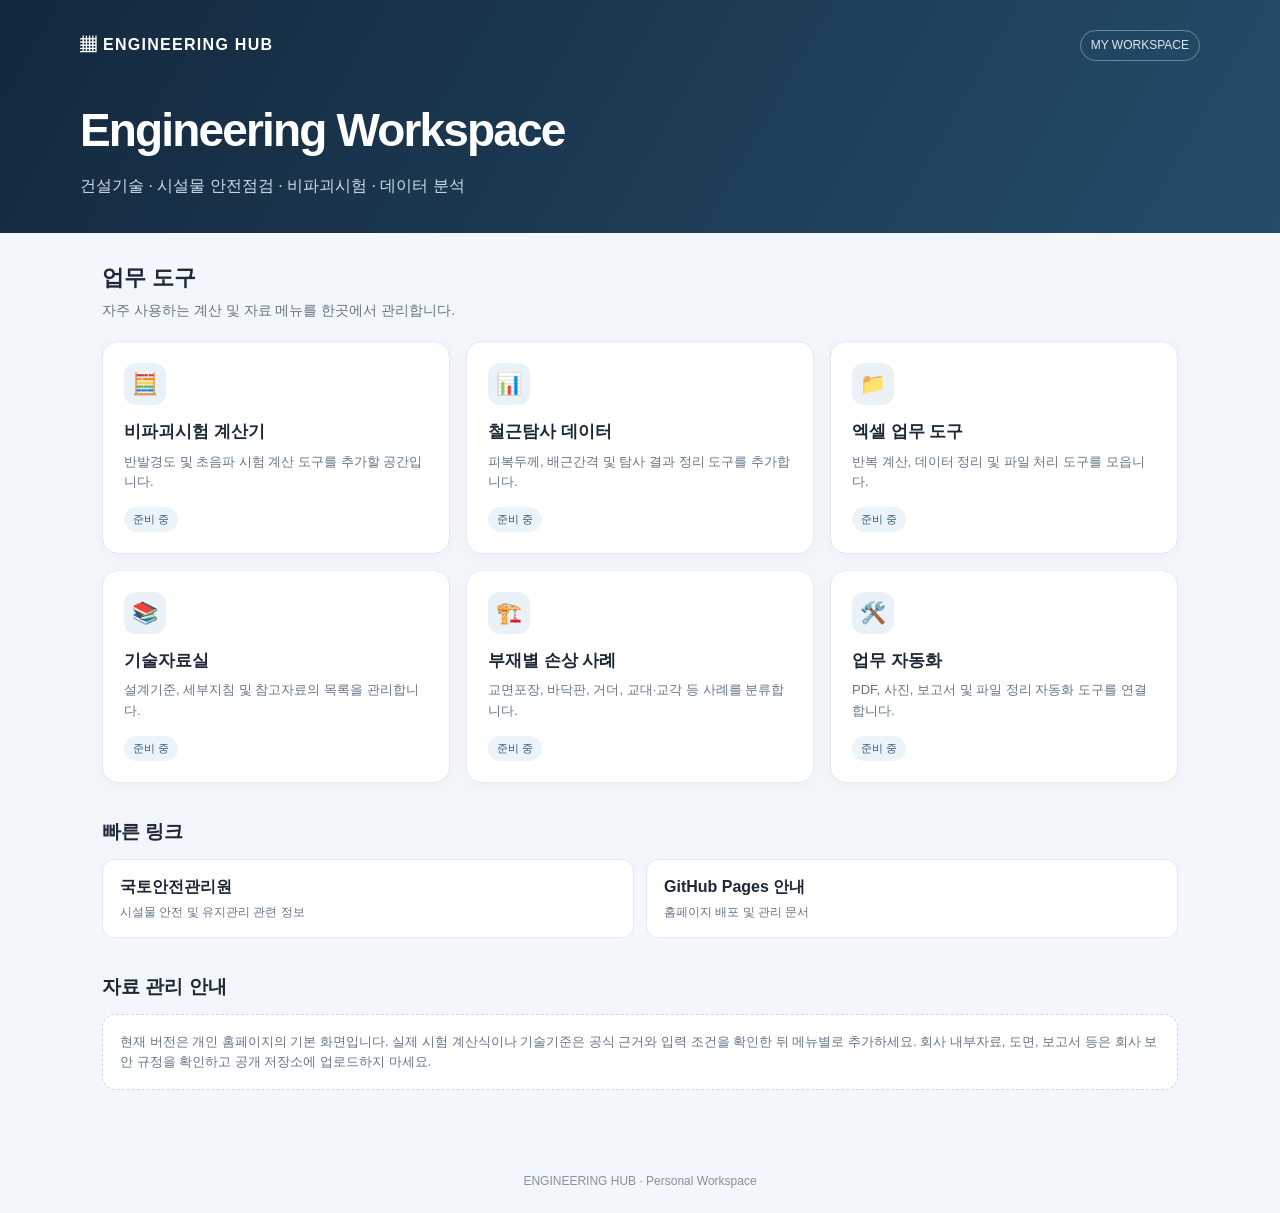
<file: index.html>
<!doctype html>
<html lang="ko">
<head>
<meta charset="utf-8">
<meta name="viewport" content="width=device-width, initial-scale=1">
<meta name="description" content="건설기술 엔지니어링 개인 업무 포털">
<title>Engineering Hub | 개인 업무 포털</title>
<style>
:root{--navy:#14283d;--blue:#245477;--bg:#f3f6fa;--ink:#1d2938;--muted:#65758a;--line:#e4eaf1;--white:#fff}
*{box-sizing:border-box}body{margin:0;background:var(--bg);color:var(--ink);font-family:Arial,"Noto Sans KR",sans-serif;line-height:1.55}
header{background:linear-gradient(120deg,#14283d,#244d6b);color:white;padding:30px max(22px,calc((100% - 1120px)/2)) 34px}
.top{display:flex;justify-content:space-between;align-items:center;gap:16px}.brand{font-weight:800;letter-spacing:.08em}.tag{font-size:12px;border:1px solid #6b879f;border-radius:30px;padding:5px 10px;color:#dce8f2}
h1{font-size:clamp(30px,5vw,46px);margin:34px 0 8px;letter-spacing:-.04em}.sub{color:#d0dce7;margin:0}
main{max-width:1120px;margin:0 auto;padding:28px 22px 60px}.welcome{display:flex;justify-content:space-between;align-items:end;gap:20px;margin-bottom:20px}.welcome h2{margin:0;font-size:22px}.welcome p{margin:5px 0 0;color:var(--muted);font-size:14px}
.grid{display:grid;grid-template-columns:repeat(3,1fr);gap:16px}.card{background:white;border:1px solid var(--line);border-radius:16px;padding:21px;min-height:175px;box-shadow:0 4px 16px #19365308;transition:.18s}.card:hover{transform:translateY(-3px);box-shadow:0 10px 24px #19365312}
.icon{width:42px;height:42px;border-radius:12px;background:#eaf1f7;display:grid;place-items:center;font-size:21px;margin-bottom:14px}.card h3{margin:0 0 6px;font-size:17px}.card p{margin:0;color:var(--muted);font-size:13px}.pill{display:inline-block;margin-top:15px;font-size:11px;color:#315b7c;background:#edf4f9;border-radius:20px;padding:4px 9px}
.section{margin-top:34px}.section h2{font-size:19px;margin:0 0 13px}.quick{display:grid;grid-template-columns:repeat(2,1fr);gap:12px}.quick a{background:white;border:1px solid var(--line);padding:15px 17px;border-radius:12px;color:var(--ink);text-decoration:none;font-weight:650}.quick a span{display:block;color:var(--muted);font-weight:400;font-size:12px;margin-top:3px}
.note{background:#fff;border:1px dashed #cbd7e2;border-radius:14px;padding:17px;color:var(--muted);font-size:13px}
footer{text-align:center;padding:22px;color:#8391a1;font-size:12px}
@media(max-width:760px){.grid{grid-template-columns:repeat(2,1fr)}.welcome{display:block}.quick{grid-template-columns:1fr}}
@media(max-width:480px){.grid{grid-template-columns:1fr}.card{min-height:145px}header{padding-top:22px}}
</style>
</head>
<body>
<header>
  <div class="top"><div class="brand">▦ ENGINEERING HUB</div><div class="tag">MY WORKSPACE</div></div>
  <h1>Engineering Workspace</h1>
  <p class="sub">건설기술 · 시설물 안전점검 · 비파괴시험 · 데이터 분석</p>
</header>
<main>
  <div class="welcome"><div><h2>업무 도구</h2><p>자주 사용하는 계산 및 자료 메뉴를 한곳에서 관리합니다.</p></div></div>
  <section class="grid">
    <article class="card"><div class="icon">🧮</div><h3>비파괴시험 계산기</h3><p>반발경도 및 초음파 시험 계산 도구를 추가할 공간입니다.</p><span class="pill">준비 중</span></article>
    <article class="card"><div class="icon">📊</div><h3>철근탐사 데이터</h3><p>피복두께, 배근간격 및 탐사 결과 정리 도구를 추가합니다.</p><span class="pill">준비 중</span></article>
    <article class="card"><div class="icon">📁</div><h3>엑셀 업무 도구</h3><p>반복 계산, 데이터 정리 및 파일 처리 도구를 모읍니다.</p><span class="pill">준비 중</span></article>
    <article class="card"><div class="icon">📚</div><h3>기술자료실</h3><p>설계기준, 세부지침 및 참고자료의 목록을 관리합니다.</p><span class="pill">준비 중</span></article>
    <article class="card"><div class="icon">🏗️</div><h3>부재별 손상 사례</h3><p>교면포장, 바닥판, 거더, 교대·교각 등 사례를 분류합니다.</p><span class="pill">준비 중</span></article>
    <article class="card"><div class="icon">🛠️</div><h3>업무 자동화</h3><p>PDF, 사진, 보고서 및 파일 정리 자동화 도구를 연결합니다.</p><span class="pill">준비 중</span></article>
  </section>
  <section class="section">
    <h2>빠른 링크</h2>
    <div class="quick">
      <a href="https://www.kalis.or.kr/" target="_blank" rel="noopener">국토안전관리원<span>시설물 안전 및 유지관리 관련 정보</span></a>
      <a href="https://docs.github.com/pages" target="_blank" rel="noopener">GitHub Pages 안내<span>홈페이지 배포 및 관리 문서</span></a>
    </div>
  </section>
  <section class="section">
    <h2>자료 관리 안내</h2>
    <div class="note">현재 버전은 개인 홈페이지의 기본 화면입니다. 실제 시험 계산식이나 기술기준은 공식 근거와 입력 조건을 확인한 뒤 메뉴별로 추가하세요. 회사 내부자료, 도면, 보고서 등은 회사 보안 규정을 확인하고 공개 저장소에 업로드하지 마세요.</div>
  </section>
</main>
<footer>ENGINEERING HUB · Personal Workspace</footer>
</body>
</html>
</file>
